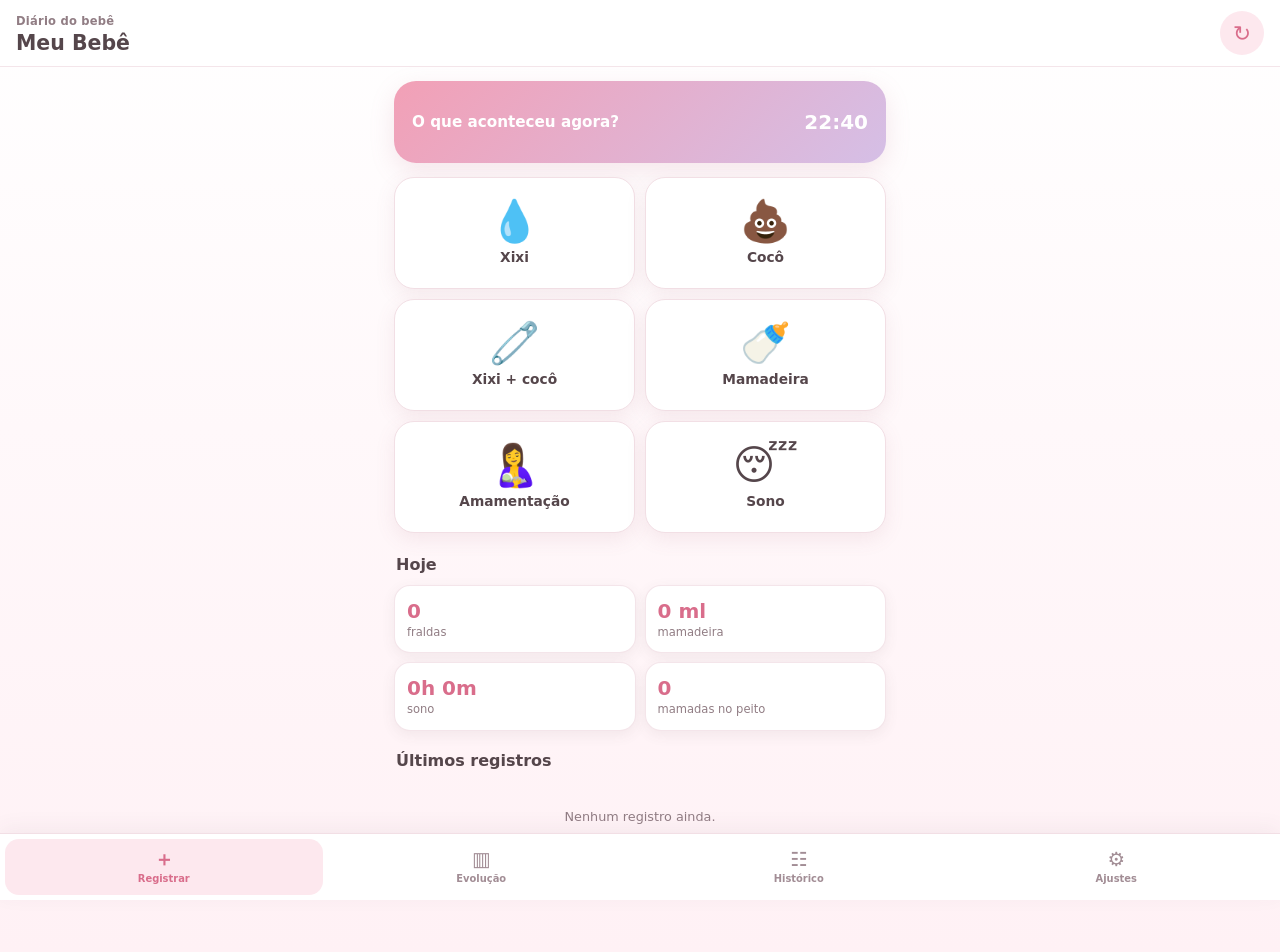
<file: index.html>
<!doctype html>
<html lang="pt-BR">
<head>
  <meta charset="utf-8"><meta name="viewport" content="width=device-width,initial-scale=1,viewport-fit=cover">
  <meta name="theme-color" content="#f4a7b9"><title>Baby App | Registro rápido</title>
  <link rel="manifest" href="manifest.json"><link rel="stylesheet" href="css/style.css">
</head>
<body>
<header class="topbar"><div><small>Diário do bebê</small><h1 id="babyName">Alice Medeiros</h1></div><button class="icon-btn" id="syncBtn" aria-label="Sincronizar">↻</button></header>
<main class="page">
  <section class="hero"><p>O que aconteceu agora?</p><strong id="clock"></strong></section>
  <section class="quick-grid" aria-label="Ações rápidas">
    <button class="action-card" data-action="fralda" data-type="xixi"><span>💧</span><b>Xixi</b></button>
    <button class="action-card" data-action="fralda" data-type="coco"><span>💩</span><b>Cocô</b></button>
    <button class="action-card" data-action="fralda" data-type="ambos"><span>🧷</span><b>Xixi + cocô</b></button>
    <button class="action-card" data-action="mamadeira"><span>🍼</span><b>Mamadeira</b></button>
    <button class="action-card" data-action="peito"><span>🤱</span><b>Amamentação</b></button>
    <button class="action-card" data-action="sono"><span>😴</span><b>Sono</b></button>
  </section>
  <section class="today"><h2>Hoje</h2><div id="todayCards" class="summary-grid"></div><h2>Últimos registros</h2><div id="recentList" class="timeline"></div></section>
</main>
<nav class="bottom-nav"><a class="active" href="index.html">＋<small>Registrar</small></a><a href="evolucao.html">▥<small>Evolução</small></a><a href="historico.html">☷<small>Histórico</small></a><a href="configuracoes.html">⚙<small>Ajustes</small></a></nav>
<div id="modal" class="modal hidden" role="dialog" aria-modal="true"><div class="sheet"><button id="closeModal" class="close">×</button><div id="modalContent"></div></div></div>
<div id="toast" class="toast hidden"></div>
<script src="js/api.js"></script><script src="js/app.js"></script>
</body></html>
</file>
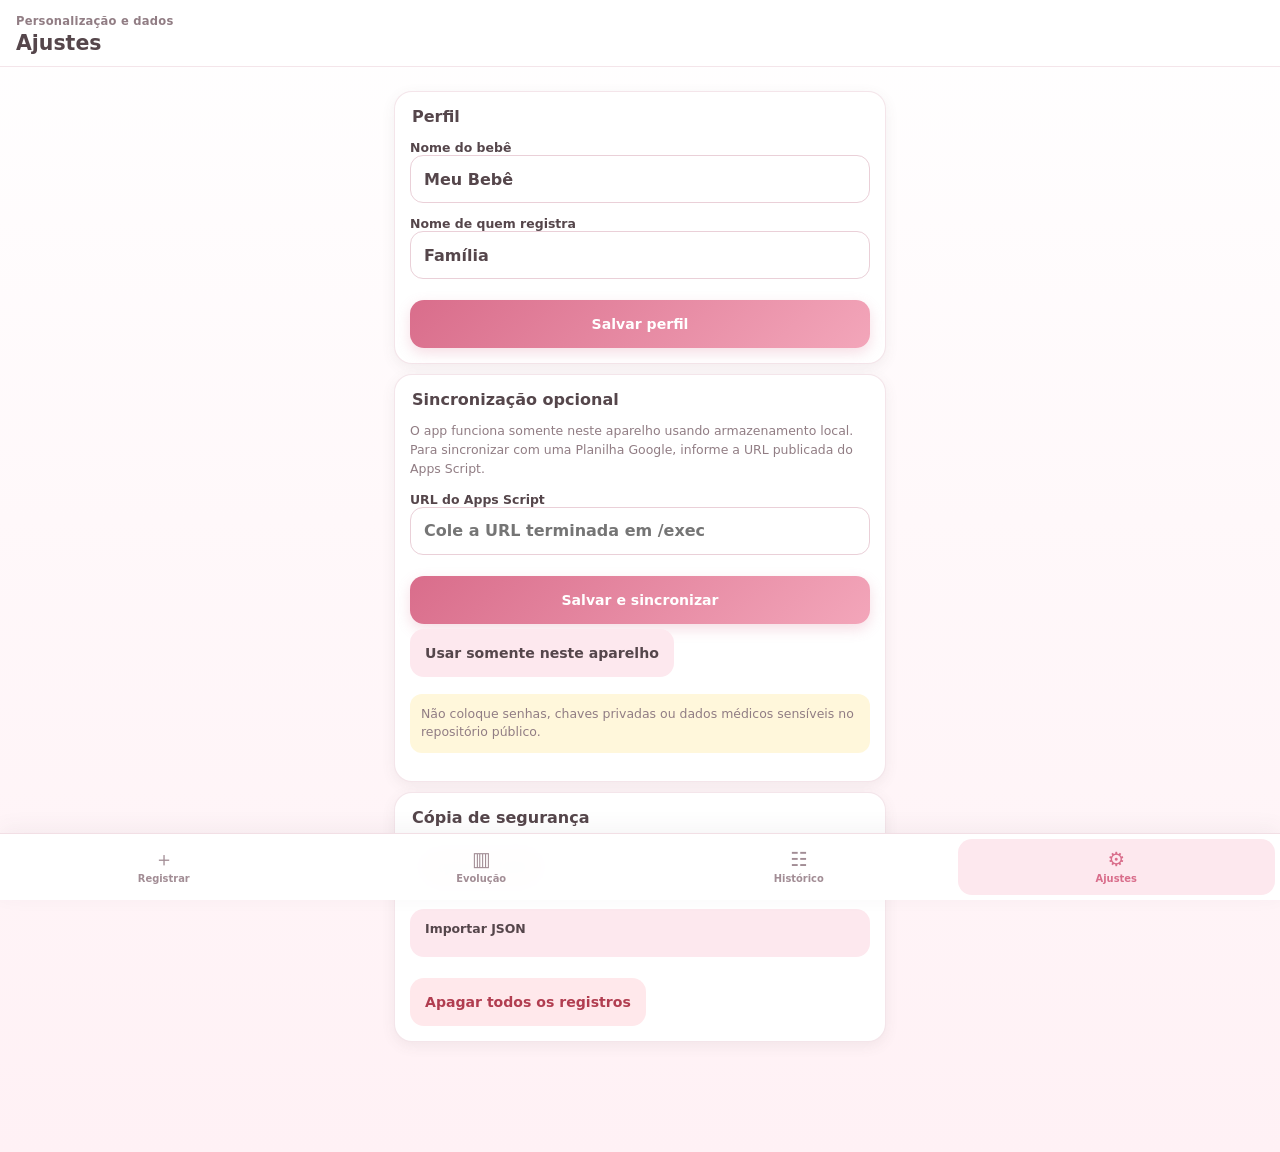
<file: configuracoes.html>
<!doctype html><html lang="pt-BR"><head><meta charset="utf-8"><meta name="viewport" content="width=device-width,initial-scale=1"><meta name="theme-color" content="#f4a7b9"><title>Meu Bebê | Ajustes</title><link rel="stylesheet" href="css/style.css"></head><body><header class="topbar"><div><small>Personalização e dados</small><h1>Ajustes</h1></div></header><main class="page"><section class="settings-card"><h2>Perfil</h2><label>Nome do bebê<input id="babyNameInput" maxlength="40"></label><label>Nome de quem registra<input id="caregiverInput" maxlength="40"></label><button id="saveProfile" class="primary">Salvar perfil</button></section><section class="settings-card"><h2>Sincronização opcional</h2><p>O app funciona somente neste aparelho usando armazenamento local. Para sincronizar com uma Planilha Google, informe a URL publicada do Apps Script.</p><label>URL do Apps Script<input id="apiUrlInput" type="url" placeholder="Cole a URL terminada em /exec"></label><button id="saveApi" class="primary">Salvar e sincronizar</button><button id="disableApi" class="secondary">Usar somente neste aparelho</button><p class="warning">Não coloque senhas, chaves privadas ou dados médicos sensíveis no repositório público.</p></section><section class="settings-card"><h2>Cópia de segurança</h2><button id="exportBtn" class="secondary">Exportar JSON</button><label class="file-button">Importar JSON<input id="importInput" type="file" accept="application/json"></label><button id="clearBtn" class="danger">Apagar todos os registros</button></section></main><nav class="bottom-nav"><a href="index.html">＋<small>Registrar</small></a><a href="evolucao.html">▥<small>Evolução</small></a><a href="historico.html">☷<small>Histórico</small></a><a class="active" href="configuracoes.html">⚙<small>Ajustes</small></a></nav><div id="toast" class="toast hidden"></div><script src="js/api.js"></script><script src="js/settings.js"></script></body></html>
</file>
<file: css/style.css>
/* =========================================================
   DIÁRIO DO BEBÊ
   Layout 100% Mobile First
   ========================================================= */

:root {
    --pink: #f3a6ba;
    --pink-dark: #d96d8b;
    --pink-soft: #fde8ee;

    --lilac: #d9c7ea;
    --lilac-soft: #f4eef9;

    --green: #83c5a5;
    --green-soft: #e9f6ef;

    --white: #ffffff;
    --background: #fff8fa;

    --ink: #55464b;
    --ink-soft: #917d84;

    --danger: #d96675;
    --danger-soft: #ffe8eb;

    --border: #f2dfe5;

    --shadow:
        0 4px 14px rgba(91, 75, 80, 0.08);

    --shadow-card:
        0 6px 20px rgba(161, 92, 112, 0.10);

    --radius: 20px;
}


/* =========================================================
   RESET
   ========================================================= */

* {
    box-sizing: border-box;
    -webkit-tap-highlight-color: transparent;
}

html {
    background: var(--background);
    -webkit-text-size-adjust: 100%;
}

body {
    margin: 0;

    min-height: 100vh;
    min-height: 100dvh;

    color: var(--ink);

    font-family:
        Montserrat,
        system-ui,
        -apple-system,
        BlinkMacSystemFont,
        "Segoe UI",
        sans-serif;

    background:
        linear-gradient(
            180deg,
            #ffffff 0%,
            #fff8fa 45%,
            #fff1f5 100%
        );
}

button,
input,
select {
    font: inherit;
}

button,
a {
    touch-action: manipulation;
}

button {
    cursor: pointer;
}


/* =========================================================
   TOPO
   ========================================================= */

.topbar {
    position: sticky;
    top: 0;

    z-index: 20;

    display: flex;
    align-items: center;
    justify-content: space-between;

    min-height: 67px;

    padding:
        calc(10px + env(safe-area-inset-top))
        16px
        10px;

    background:
        rgba(255, 255, 255, 0.94);

    backdrop-filter: blur(14px);
    -webkit-backdrop-filter: blur(14px);

    border-bottom:
        1px solid rgba(242, 223, 229, 0.8);
}

.topbar h1 {
    margin: 2px 0 0;

    font-size: 1.28rem;
    line-height: 1.2;

    font-weight: 800;
}

.topbar small {
    color: var(--ink-soft);

    font-size: 0.72rem;
    font-weight: 600;

    letter-spacing: 0.02em;
}


/* =========================================================
   BOTÕES DE ÍCONE
   ========================================================= */

.icon-btn,
.close {
    display: flex;
    align-items: center;
    justify-content: center;

    width: 44px;
    height: 44px;

    flex-shrink: 0;

    padding: 0;

    border: 0;
    border-radius: 50%;

    background: var(--pink-soft);
    color: var(--pink-dark);

    font-size: 1.35rem;

    transition:
        transform 0.12s ease,
        background 0.12s ease;
}

.icon-btn:active,
.close:active {
    transform: scale(0.92);
    background: #f9d6e0;
}


/* =========================================================
   CONTEÚDO
   ========================================================= */

.page {
    width: 100%;
    max-width: 520px;

    margin: 0 auto;

    padding:
        14px
        14px
        calc(100px + env(safe-area-inset-bottom));
}


/* =========================================================
   HERO
   ========================================================= */

.hero {
    display: flex;
    align-items: center;
    justify-content: space-between;

    min-height: 82px;

    padding: 16px 18px;

    border-radius: 22px;

    color: white;

    background:
        linear-gradient(
            135deg,
            #f2a0b6,
            #d5bfe6
        );

    box-shadow:
        0 8px 24px rgba(202, 126, 152, 0.18);
}

.hero p {
    margin: 0;

    font-size: 0.95rem;
    font-weight: 700;
}

.hero strong {
    font-size: 1.25rem;
    font-weight: 800;
}


/* =========================================================
   AÇÕES RÁPIDAS
   ========================================================= */

.quick-grid {
    display: grid;

    grid-template-columns:
        repeat(2, minmax(0, 1fr));

    gap: 10px;

    margin: 14px 0 22px;
}

.action-card {
    position: relative;

    display: flex;
    flex-direction: column;
    align-items: center;
    justify-content: center;

    min-width: 0;
    min-height: 112px;

    padding: 12px 6px;

    gap: 7px;

    border: 1px solid var(--border);
    border-radius: 20px;

    background: var(--white);
    color: var(--ink);

    box-shadow: var(--shadow-card);

    transition:
        transform 0.12s ease,
        border-color 0.12s ease,
        background 0.12s ease;
}

.action-card:active {
    transform: scale(0.96);

    background: var(--pink-soft);

    border-color: var(--pink);
}

.action-card span {
    display: block;

    font-size: 2.55rem;
    line-height: 1;
}

.action-card b {
    display: block;

    max-width: 100%;

    font-size: 0.86rem;
    line-height: 1.2;

    font-weight: 700;

    text-align: center;
}


/* =========================================================
   TÍTULOS
   ========================================================= */

.today h2,
.chart-card h2,
.settings-card h2 {
    margin:
        20px
        2px
        10px;

    font-size: 1rem;
    line-height: 1.25;

    font-weight: 800;
}


/* =========================================================
   CARDS DE RESUMO
   ========================================================= */

.summary-grid {
    display: grid;

    grid-template-columns:
        repeat(2, minmax(0, 1fr));

    gap: 9px;
}

.summary-card {
    min-width: 0;

    padding: 13px 12px;

    border:
        1px solid rgba(242, 223, 229, 0.8);

    border-radius: 16px;

    background: var(--white);

    box-shadow: var(--shadow);
}

.summary-card strong {
    display: block;

    margin-bottom: 2px;

    color: var(--pink-dark);

    font-size: 1.25rem;
    line-height: 1.2;

    font-weight: 800;
}

.summary-card small {
    display: block;

    overflow: hidden;

    color: var(--ink-soft);

    font-size: 0.72rem;
    line-height: 1.25;

    text-overflow: ellipsis;
}


/* =========================================================
   LINHA DO TEMPO
   ========================================================= */

.timeline {
    display: grid;

    gap: 8px;
}

.event {
    display: flex;

    align-items: center;

    min-width: 0;

    gap: 10px;

    padding: 11px;

    border:
        1px solid rgba(242, 223, 229, 0.72);

    border-radius: 17px;

    background: var(--white);

    box-shadow: var(--shadow);
}

.event .emoji {
    display: flex;
    align-items: center;
    justify-content: center;

    width: 46px;
    height: 46px;

    flex-shrink: 0;

    padding: 0;

    border-radius: 14px;

    background: var(--pink-soft);

    font-size: 1.65rem;
}

.event .details {
    flex: 1;

    min-width: 0;
}

.event strong {
    display: block;

    overflow: hidden;

    font-size: 0.88rem;
    line-height: 1.3;

    text-overflow: ellipsis;
}

.event small {
    display: block;

    margin-top: 3px;

    overflow: hidden;

    color: var(--ink-soft);

    font-size: 0.70rem;
    line-height: 1.3;

    text-overflow: ellipsis;
}

.event button {
    display: flex;
    align-items: center;
    justify-content: center;

    width: 38px;
    height: 38px;

    flex-shrink: 0;

    padding: 0;

    border: 0;
    border-radius: 50%;

    background: var(--danger-soft);

    color: var(--danger);

    font-size: 1.1rem;
}


/* =========================================================
   MENU INFERIOR
   ========================================================= */

.bottom-nav {
    position: fixed;

    left: 0;
    right: 0;
    bottom: 0;

    z-index: 30;

    display: grid;

    grid-template-columns:
        repeat(4, 1fr);

    width: 100%;

    min-height: 67px;

    padding:
        5px
        5px
        calc(5px + env(safe-area-inset-bottom));

    border-top:
        1px solid var(--border);

    background:
        rgba(255, 255, 255, 0.96);

    backdrop-filter: blur(14px);
    -webkit-backdrop-filter: blur(14px);

    box-shadow:
        0 -5px 20px rgba(91, 75, 80, 0.06);
}

.bottom-nav a {
    display: flex;

    flex-direction: column;
    align-items: center;
    justify-content: center;

    width: auto;

    min-width: 0;
    min-height: 54px;

    padding: 5px 2px;

    border-radius: 14px;

    color: #a28d95;

    font-size: 1.23rem;
    line-height: 1;

    text-align: center;
    text-decoration: none;
}

.bottom-nav a small {
    display: block;

    margin-top: 5px;

    font-size: 0.62rem;
    line-height: 1;

    font-weight: 600;
}

.bottom-nav a.active {
    background: var(--pink-soft);

    color: var(--pink-dark);

    font-weight: 800;
}


/* =========================================================
   MODAL / BOTTOM SHEET
   ========================================================= */

.modal {
    position: fixed;

    inset: 0;

    z-index: 50;

    display: flex;
    align-items: flex-end;
    justify-content: center;

    background:
        rgba(60, 42, 48, 0.48);

    backdrop-filter: blur(2px);
}

.hidden {
    display: none !important;
}

.sheet {
    position: relative;

    width: 100%;
    max-width: 520px;

    max-height: 90dvh;

    overflow-y: auto;

    padding:
        24px
        15px
        calc(20px + env(safe-area-inset-bottom));

    border-radius:
        26px
        26px
        0
        0;

    background: var(--white);

    box-shadow:
        0 -12px 40px rgba(65, 43, 51, 0.18);
}

.sheet::before {
    content: "";

    display: block;

    width: 42px;
    height: 4px;

    margin:
        -11px
        auto
        13px;

    border-radius: 99px;

    background: #e5d6db;
}

.close {
    position: absolute;

    top: 14px;
    right: 14px;
}

.sheet h2 {
    margin:
        8px
        48px
        20px;

    font-size: 1.12rem;

    text-align: center;
}


/* =========================================================
   OPÇÕES DOS MODAIS
   ========================================================= */

.choice-grid {
    display: grid;

    grid-template-columns:
        repeat(3, minmax(0, 1fr));

    gap: 8px;
}

.choice {
    min-width: 0;
    min-height: 85px;

    padding: 10px 4px;

    border:
        2px solid var(--border);

    border-radius: 16px;

    background: var(--white);

    color: var(--ink);

    font-size: 0.74rem;
    font-weight: 700;

    text-align: center;

    transition:
        transform 0.1s ease,
        background 0.1s ease,
        border-color 0.1s ease;
}

.choice:active {
    transform: scale(0.96);
}

.choice.selected {
    border-color: var(--pink);

    background: var(--pink-soft);

    color: var(--pink-dark);
}

.choice span {
    display: block;

    margin-bottom: 5px;

    font-size: 1.9rem;
}


/* =========================================================
   INPUTS
   16px evita zoom automático no Safari/iPhone
   ========================================================= */

.field {
    margin: 14px 0;
}

.field label,
.settings-card label {
    display: block;

    margin-bottom: 6px;

    font-size: 0.78rem;
    font-weight: 700;
}

.field input,
.field select,
.settings-card input,
.filters input,
.filters select {
    width: 100%;

    min-height: 48px;

    padding: 12px 13px;

    border:
        1px solid #ead0d8;

    border-radius: 13px;

    outline: none;

    background: #fff;

    color: var(--ink);

    font-size: 16px;
}

.field input:focus,
.field select:focus,
.settings-card input:focus,
.filters input:focus,
.filters select:focus {
    border-color: var(--pink);

    box-shadow:
        0 0 0 3px
        rgba(244, 167, 185, 0.16);
}


/* =========================================================
   BOTÕES
   ========================================================= */

.primary,
.secondary,
.danger,
.file-button {
    min-height: 48px;

    border: 0;
    border-radius: 14px;

    padding: 12px 15px;

    font-size: 0.88rem;
    font-weight: 800;

    cursor: pointer;
}

.primary {
    width: 100%;

    margin-top: 8px;

    color: white;

    background:
        linear-gradient(
            135deg,
            var(--pink-dark),
            var(--pink)
        );

    box-shadow:
        0 5px 14px rgba(217, 109, 139, 0.23);
}

.primary:active,
.secondary:active,
.danger:active {
    transform: scale(0.98);
}

.secondary,
.file-button {
    margin:
        5px
        3px
        5px
        0;

    background: var(--pink-soft);

    color: var(--ink);
}

.danger {
    margin-top: 8px;

    background: var(--danger-soft);

    color: #b13d50;
}

.file-button input {
    display: none;
}


/* =========================================================
   TOAST
   ========================================================= */

.toast {
    position: fixed;

    left: 16px;
    right: 16px;
    bottom:
        calc(
            82px +
            env(safe-area-inset-bottom)
        );

    z-index: 100;

    max-width: 450px;

    margin: auto;

    padding: 12px 15px;

    transform: none;

    border-radius: 14px;

    background: #514147;

    color: white;

    box-shadow:
        0 8px 28px
        rgba(49, 34, 39, 0.22);

    font-size: 0.82rem;
    line-height: 1.35;

    text-align: center;
}


/* =========================================================
   EVOLUÇÃO
   ========================================================= */

.periods {
    display: grid;

    grid-template-columns:
        repeat(4, 1fr);

    gap: 6px;

    margin-bottom: 12px;

    overflow: visible;

    padding-bottom: 0;
}

.periods button {
    min-width: 0;

    padding: 10px 3px;

    border: 1px solid var(--border);
    border-radius: 12px;

    background: white;

    color: var(--ink-soft);

    font-size: 0.67rem;
    font-weight: 700;

    white-space: nowrap;
}

.periods button.active {
    border-color: var(--pink);

    background: var(--pink);

    color: white;
}

.dashboard-summary {
    margin: 10px 0 15px;
}


/* =========================================================
   GRÁFICOS
   ========================================================= */

.chart-card {
    position: relative;

    height: 210px;

    margin: 10px 0;

    padding: 12px;

    overflow: hidden;

    border:
        1px solid rgba(242, 223, 229, 0.8);

    border-radius: 18px;

    background: var(--white);

    box-shadow: var(--shadow);
}

.chart-card h2 {
    height: 22px;

    margin:
        0
        0
        7px;

    font-size: 0.88rem;
}

.chart-card canvas {
    max-height: 160px !important;
}


/* =========================================================
   FILTROS / HISTÓRICO
   ========================================================= */

.filters {
    display: grid;

    grid-template-columns:
        1fr 1fr;

    gap: 7px;

    margin-bottom: 14px;
}

.filters button {
    grid-column:
        1 / -1;

    min-height: 44px;

    border: 0;
    border-radius: 12px;

    background: var(--pink-soft);

    color: var(--ink);

    font-size: 0.8rem;
    font-weight: 700;
}


/* =========================================================
   CONFIGURAÇÕES
   ========================================================= */

.settings-card {
    margin: 10px 0;

    padding: 15px;

    border:
        1px solid rgba(242, 223, 229, 0.8);

    border-radius: 18px;

    background: var(--white);

    box-shadow: var(--shadow);
}

.settings-card h2 {
    margin-top: 0;
}

.settings-card p {
    color: var(--ink-soft);

    font-size: 0.78rem;
    line-height: 1.5;
}

.settings-card label {
    margin:
        13px
        0;
}


/* =========================================================
   AVISOS
   ========================================================= */

.warning {
    margin-top: 12px;

    padding: 11px;

    border-radius: 12px;

    background: #fff7db;

    color: #685c35;

    font-size: 0.75rem;
    line-height: 1.45;
}


/* =========================================================
   VAZIO
   ========================================================= */

.empty {
    margin: 0;

    padding: 28px 10px;

    color: var(--ink-soft);

    font-size: 0.8rem;

    text-align: center;
}


/* =========================================================
   CELULARES MUITO PEQUENOS
   ========================================================= */

@media (max-width: 360px) {

    .page {
        padding-left: 10px;
        padding-right: 10px;
    }

    .quick-grid {
        gap: 8px;
    }

    .action-card {
        min-height: 103px;
    }

    .action-card span {
        font-size: 2.3rem;
    }

    .summary-card {
        padding: 11px 9px;
    }

    .periods {
        gap: 4px;
    }

    .periods button {
        font-size: 0.61rem;
    }

    .chart-card {
        height: 195px;
    }

    .chart-card canvas {
        max-height: 145px !important;
    }
}


/* =========================================================
   ACESSIBILIDADE
   ========================================================= */

@media (prefers-reduced-motion: reduce) {

    *,
    *::before,
    *::after {
        scroll-behavior: auto !important;

        transition-duration:
            0.01ms !important;
    }
}
</file>
